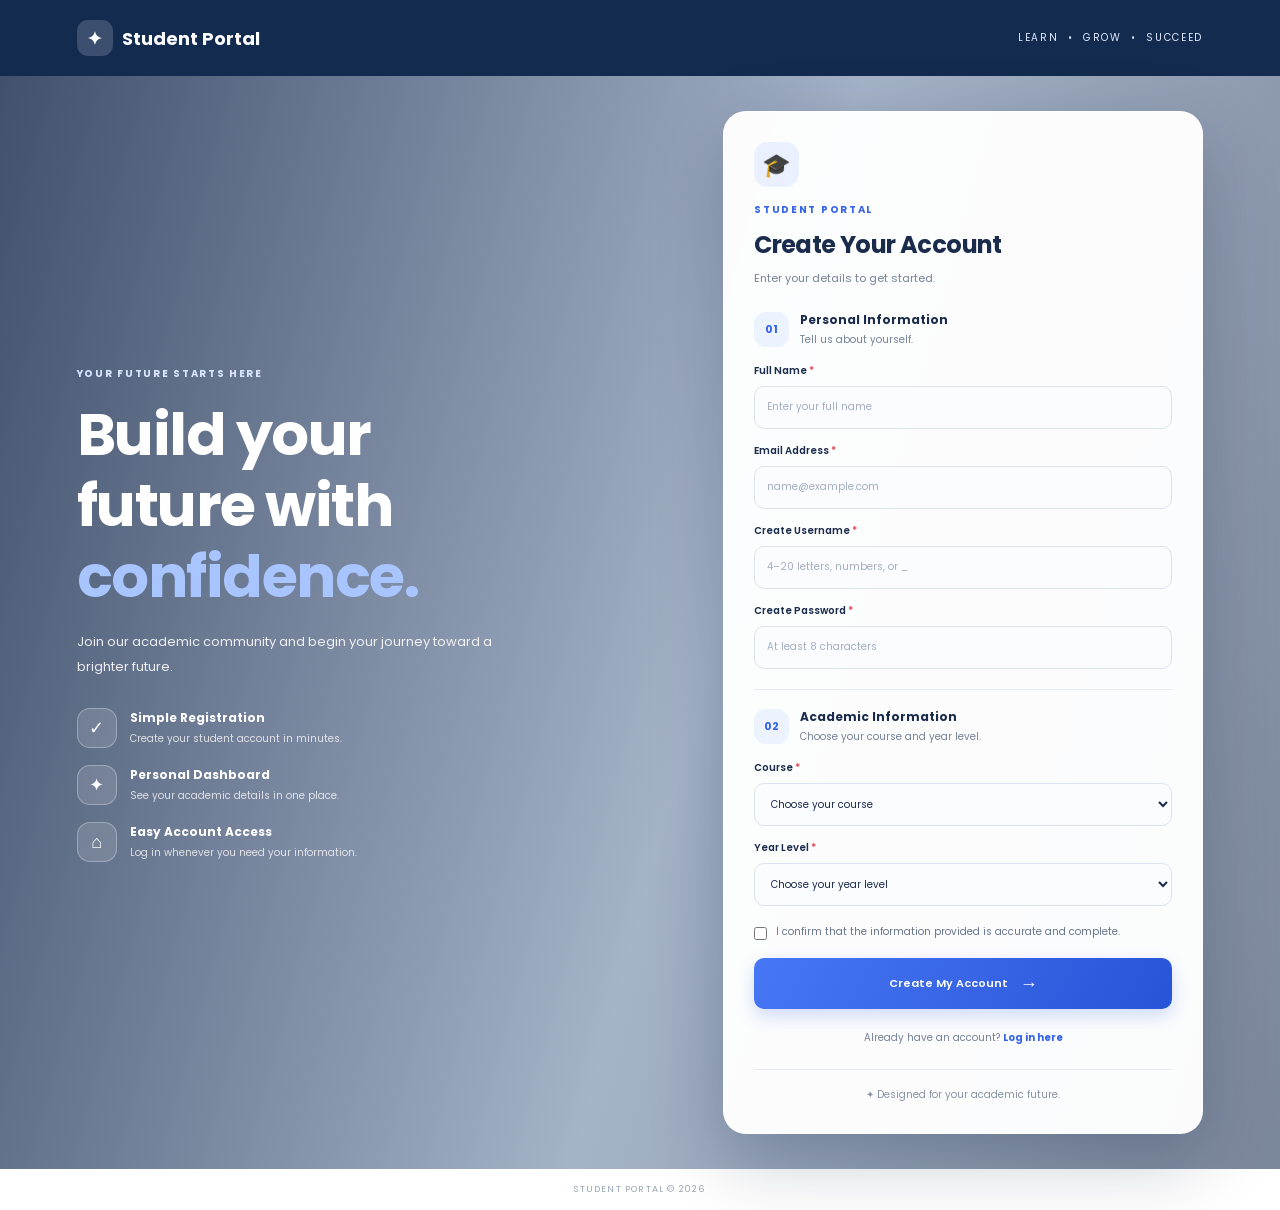
<file: index.html>
<!DOCTYPE html>
<html lang="en">
<head>
  <meta charset="UTF-8">
  <meta name="viewport" content="width=device-width, initial-scale=1.0">
  <title>Student Portal | Registration & Login</title>
  <link rel="preconnect" href="https://fonts.googleapis.com">
  <link href="https://fonts.googleapis.com/css2?family=Poppins:wght@400;500;600;700;800&display=swap" rel="stylesheet">
  <link rel="stylesheet" href="style.css">
  <script src="javascript.js" defer></script>
</head>
<body>
  <header class="topbar">
    <a href="#" class="brand"><span class="brand-icon">✦</span> Student Portal</a>
    <span class="topbar-note">LEARN&nbsp; • &nbsp;GROW&nbsp; • &nbsp;SUCCEED</span>
  </header>

  <main class="auth-layout" id="authPage">
    <section class="welcome-panel">
      <p class="eyebrow">YOUR FUTURE STARTS HERE</p>
      <h1>Build your<br>future with<br><span>confidence.</span></h1>
      <p class="welcome-copy">Join our academic community and begin your journey toward a brighter future.</p>
      <div class="feature"><span class="feature-icon">✓</span><span><strong>Simple Registration</strong><small>Create your student account in minutes.</small></span></div>
      <div class="feature"><span class="feature-icon">✦</span><span><strong>Personal Dashboard</strong><small>See your academic details in one place.</small></span></div>
      <div class="feature"><span class="feature-icon">⌂</span><span><strong>Easy Account Access</strong><small>Log in whenever you need your information.</small></span></div>
    </section>

    <section class="registration-card">
      <div class="card-icon">🎓</div>

      <div id="registerView">
        <p class="eyebrow">STUDENT PORTAL</p>
        <h2>Create Your Account</h2>
        <p class="card-description">Enter your details to get started.</p>
        <form id="registerForm">
          <div class="section-heading"><span class="step-number">01</span><div><h3>Personal Information</h3><p>Tell us about yourself.</p></div></div>
          <div class="form-group">
            <label for="fullname">Full Name <b>*</b></label>
            <input id="fullname" type="text" placeholder="Enter your full name" autocomplete="name" minlength="2" required>
          </div>
          <div class="form-group">
            <label for="email">Email Address <b>*</b></label>
            <input id="email" type="email" placeholder="name@example.com" autocomplete="email" required>
          </div>
          <div class="form-group">
            <label for="newUsername">Create Username <b>*</b></label>
            <input id="newUsername" type="text" placeholder="4–20 letters, numbers, or _" autocomplete="username" pattern="[A-Za-z0-9_]{4,20}" minlength="4" maxlength="20" required>
          </div>
          <div class="form-group">
            <label for="newPassword">Create Password <b>*</b></label>
            <input id="newPassword" type="password" placeholder="At least 8 characters" autocomplete="new-password" minlength="8" required>
          </div>

          <div class="section-heading academic-heading"><span class="step-number">02</span><div><h3>Academic Information</h3><p>Choose your course and year level.</p></div></div>
          <div class="form-group">
            <label for="course">Course <b>*</b></label>
            <select id="course" required>
              <option value="">Choose your course</option>
              <option>BSIT — Information Technology</option>
              <option>BSBA — Business Administration</option>
              <option>BSED — Secondary Education</option>
              <option>BSHM — Hospitality Management</option>
              <option>HRM — Hotel and Restaurant Management</option>
            </select>
          </div>
          <div class="form-group">
            <label for="yearLevel">Year Level <b>*</b></label>
            <select id="yearLevel" required>
              <option value="">Choose your year level</option>
              <option>1st Year</option><option>2nd Year</option>
              <option>3rd Year</option><option>4th Year</option>
            </select>
          </div>
          <label class="agreement"><input type="checkbox" id="agreement" required><span>I confirm that the information provided is accurate and complete.</span></label>
          <button type="submit" class="primary-button">Create My Account <span>→</span></button>
          <p id="registerMessage" class="message" role="status" aria-live="polite"></p>
        </form>
        <p class="switch-text">Already have an account? <button type="button" class="text-button" id="showLogin">Log in here</button></p>
      </div>

      <div id="loginView" hidden>
        <p class="eyebrow">WELCOME BACK</p>
        <h2>Login to Your Portal</h2>
        <p class="card-description">Enter the username and password you created.</p>
        <form id="loginForm">
          <div class="section-heading"><span class="step-number">01</span><div><h3>Account Login</h3><p>Your account details are private.</p></div></div>
          <div class="form-group">
            <label for="loginUsername">Username <b>*</b></label>
            <input id="loginUsername" type="text" placeholder="Enter your username" autocomplete="username" required>
          </div>
          <div class="form-group">
            <label for="loginPassword">Password <b>*</b></label>
            <input id="loginPassword" type="password" placeholder="Enter your password" autocomplete="current-password" required>
          </div>
          <button type="submit" class="primary-button">Login to Dashboard <span>→</span></button>
          <p id="loginMessage" class="message" role="status" aria-live="polite"></p>
        </form>
        <p class="switch-text">New to the portal? <button type="button" class="text-button" id="showRegister">Create an account</button></p>
      </div>

      <footer class="form-footer">✦ Designed for your academic future.</footer>
    </section>
  </main>

  <main id="dashboardPage" hidden>
    <aside class="sidebar">
      <a href="#" class="brand sidebar-brand"><span class="brand-icon">✦</span> Student Portal</a>
      <p class="sidebar-label">MAIN MENU</p>
      <button class="nav-item active" data-view="overview">⌂ &nbsp; Dashboard</button>
      <button class="nav-item" data-view="profile">♙ &nbsp; My Profile</button>
      <button class="nav-item" data-view="course">▤ &nbsp; My Course</button>
      <button class="nav-item" data-view="enrollment">✓ &nbsp; Enrollment</button>
      <div class="sidebar-bottom"><p>Keep learning.</p><small>Your future is full of possibilities.</small><button id="logoutBtn" class="logout-button">↩ &nbsp; Logout</button></div>
    </aside>

    <section class="dashboard-main">
      <header class="dashboard-topbar">
        <div><p class="eyebrow">STUDENT SPACE</p><h2 id="pageHeading">Dashboard</h2></div>
        <div class="user-chip"><div class="avatar" id="avatar">S</div><div><strong id="topbarName">Student</strong><small>Student Account</small></div></div>
      </header>

      <div class="dashboard-content">
        <section class="hero-banner">
          <div><span class="welcome-tag">WELCOME ABOARD!</span><h1>Welcome, <span id="welcomeName">Student</span>! 👋</h1><p>Your academic journey begins here. Keep learning and growing.</p></div>
          <div class="hero-decoration">🎓</div>
        </section>

        <section class="stats-grid" id="statsGrid">
          <article class="stat-card blue-stat"><div class="stat-icon">▤</div><p>My Course</p><h3 id="statCourse">—</h3><small>Selected academic program</small></article>
          <article class="stat-card purple-stat"><div class="stat-icon">♙</div><p>Year Level</p><h3 id="statYear">—</h3><small>Academic year</small></article>
          <article class="stat-card green-stat"><div class="stat-icon">✓</div><p>Account Status</p><h3>Active</h3><small>Account created successfully</small></article>
        </section>

        <section class="dashboard-grid" id="detailGrid">
          <article class="content-card information-card">
            <div class="card-title"><div><span class="eyebrow">PERSONAL DETAILS</span><h3>Student Information</h3></div><span class="title-icon">♙</span></div>
            <div class="detail-row"><span>Full Name</span><strong id="detailName">—</strong></div>
            <div class="detail-row"><span>Email Address</span><strong id="detailEmail">—</strong></div>
            <div class="detail-row"><span>Username</span><strong id="detailUsername">—</strong></div>
            <div class="detail-row"><span>Student ID</span><strong id="detailId">—</strong></div>
            <div class="detail-row"><span>Course</span><strong id="detailCourse">—</strong></div>
            <div class="detail-row"><span>Year Level</span><strong id="detailYear">—</strong></div>
            <div class="detail-row"><span>Account Created</span><strong id="detailDate">—</strong></div>
          </article>
          <article class="content-card quick-card">
            <div class="card-title"><div><span class="eyebrow">EXPLORE</span><h3>Quick Links</h3></div><span class="title-icon">✦</span></div>
            <button class="quick-link" data-view="profile"><span class="quick-icon">♙</span><span><strong>My Profile</strong><small>View your personal details</small></span><span>→</span></button>
            <button class="quick-link" data-view="course"><span class="quick-icon">▤</span><span><strong>My Course</strong><small>View your selected program</small></span><span>→</span></button>
            <button class="quick-link" data-view="enrollment"><span class="quick-icon">✓</span><span><strong>Enrollment Records</strong><small>View your account information</small></span><span>→</span></button>
          </article>
        </section>

        <section class="content-card secondary-panel" id="secondaryPanel">
          <div class="card-title"><div><span class="eyebrow">YOUR NEXT STEP</span><h3>Keep Moving Forward</h3></div><span class="title-icon">✧</span></div>
          <p>Your account has been created. Contact your school for official enrollment requirements and next steps.</p>
          <div class="success-note"><span>✓</span><div><strong>Account Created Successfully</strong><small>Your information is available in this dashboard.</small></div></div>
        </section>
        <footer class="dashboard-footer">Student Portal © <span id="dashboardYear"></span><span>Learn today. Lead tomorrow.</span></footer>
      </div>
    </section>
  </main>

  <footer class="page-footer" id="authFooter">STUDENT PORTAL © <span id="year"></span></footer>
</body>
</html>
</file>
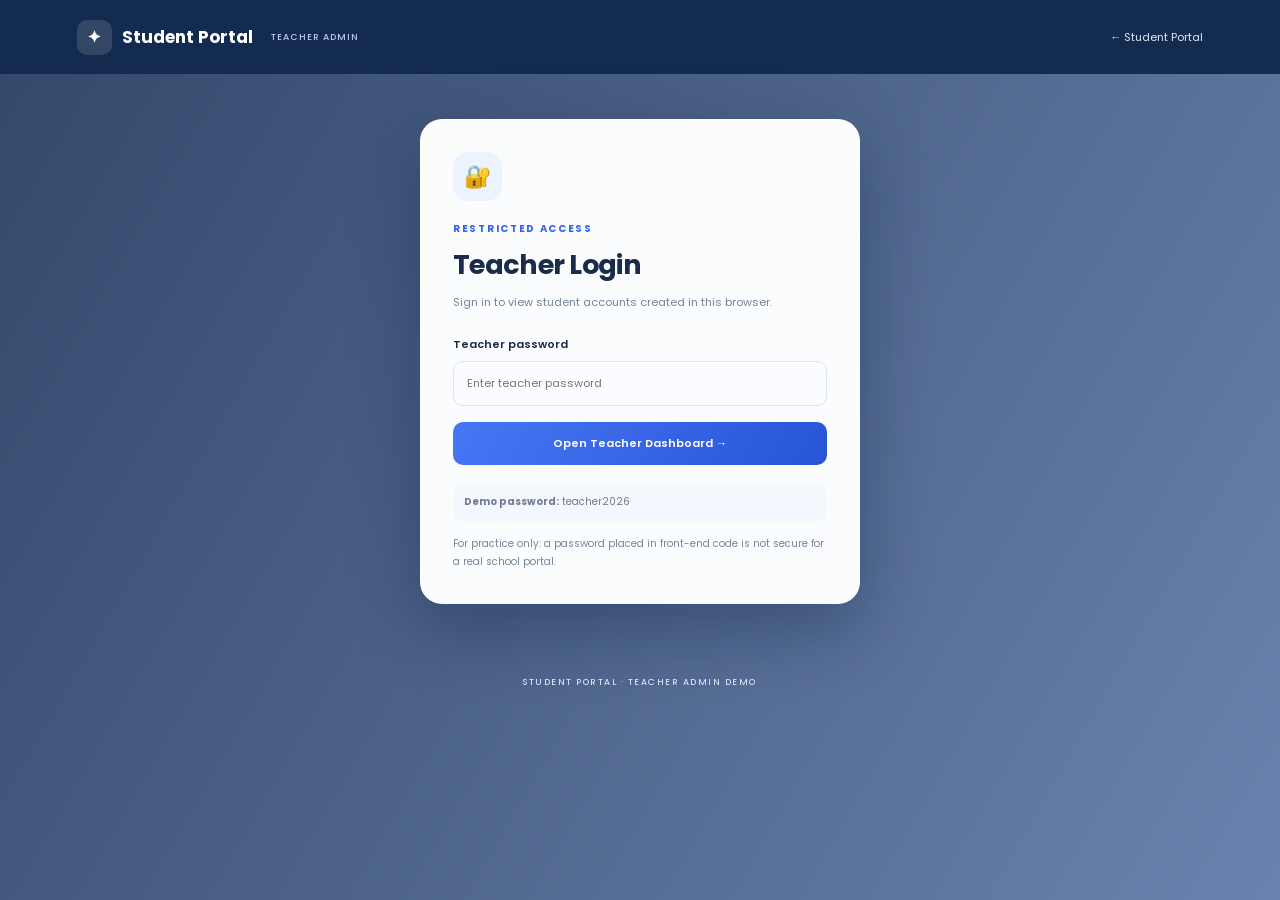
<file: teacher.html>
<!DOCTYPE html>
<html lang="en">
<head>
  <meta charset="UTF-8">
  <meta name="viewport" content="width=device-width, initial-scale=1.0">
  <title>Teacher Portal | Student Accounts</title>
  <link rel="preconnect" href="https://fonts.googleapis.com">
  <link href="https://fonts.googleapis.com/css2?family=Poppins:wght@400;500;600;700;800&display=swap" rel="stylesheet">
  <link rel="stylesheet" href="teacher.css">
  <script src="teacher.js" defer></script>
</head>
<body>
  <header class="teacher-topbar">
    <a href="index.html" class="teacher-brand"><span>✦</span> Student Portal <small>TEACHER ADMIN</small></a>
    <a class="back-link" href="index.html">← Student Portal</a>
  </header>

  <main class="teacher-wrap">
    <section class="teacher-login-card" id="teacherLoginPanel">
      <div class="teacher-symbol">🔐</div>
      <p class="eyebrow">RESTRICTED ACCESS</p>
      <h1>Teacher Login</h1>
      <p class="intro">Sign in to view student accounts created in this browser.</p>
      <form id="teacherLoginForm">
        <label for="teacherPassword">Teacher password</label>
        <input id="teacherPassword" type="password" placeholder="Enter teacher password" required autocomplete="current-password">
        <button class="teacher-button" type="submit">Open Teacher Dashboard →</button>
        <p id="teacherLoginMessage" class="notice" role="status" aria-live="polite"></p>
      </form>
      <p class="demo-note"><strong>Demo password:</strong> teacher2026</p>
      <p class="security-note">For practice only: a password placed in front-end code is not secure for a real school portal.</p>
    </section>

    <section id="teacherDashboard" hidden>
      <div class="dashboard-heading">
        <div><p class="eyebrow">TEACHER CONTROL PANEL</p><h1>Student Accounts</h1><p class="intro">Accounts registered on this browser are listed below.</p></div>
        <button id="teacherLogout" class="logout-button">Log out</button>
      </div>

      <div class="teacher-stats">
        <article><span class="stat-icon">♙</span><p>Total student accounts</p><h2 id="totalStudents">0</h2></article>
        <article><span class="stat-icon">✓</span><p>Active students</p><h2 id="activeStudents">0</h2></article>
        <article><span class="stat-icon">↘</span><p>Dropped students</p><h2 id="droppedStudents">0</h2></article>
      </div>

      <section class="student-list-card">
        <div class="list-heading">
          <div><h2>Registered Students</h2><p>Student records saved by the registration page.</p></div>
          <button id="refreshStudents" class="refresh-button">↻ Refresh list</button>
        </div>
        <div class="search-row">
          <label for="studentSearch">Search students</label>
          <input id="studentSearch" type="search" placeholder="Search by name, username, email, course, status, or student ID">
        </div>
        <div class="table-wrap">
          <table>
            <thead><tr><th>Student ID</th><th>Full Name</th><th>Username</th><th>Email</th><th>Course</th><th>Year Level</th><th>Status</th><th>Date Created</th><th>Actions</th></tr></thead>
            <tbody id="studentRows"><tr><td colspan="9" class="empty-state">No student accounts found yet.</td></tr></tbody>
          </table>
        </div>
        <p id="listMessage" class="list-message" aria-live="polite"></p>
        <p class="security-note">“Mark Dropped” keeps the record for reference. “Delete” permanently removes it from this browser’s demo records. Always confirm before deleting.</p>
      </section>
      <p class="security-note bottom-note">Privacy reminder: this demo only reads accounts saved in the same browser and website origin. It cannot see students who registered on another device or browser.</p>
    </section>
  </main>
  <footer class="teacher-footer">STUDENT PORTAL · TEACHER ADMIN DEMO</footer>
</body>
</html>
</file>
<file: style.css>
/* ORIGINAL ELEGANT CAMPUS DESIGN */
:root{--primary:#3563e9;--primary-dark:#2148bf;--text:#1b2b4b;--muted:#75829a;--white:#fff;--border:#e5eaf3}
*{margin:0;padding:0;box-sizing:border-box}
body{font-family:"Poppins",sans-serif;color:var(--text);background:#f4f7fc}
button,input,select{font:inherit}button{cursor:pointer}[hidden]{display:none!important}
.brand{display:inline-flex;align-items:center;gap:9px;color:white;text-decoration:none;font-size:18px;font-weight:700}
.brand-icon{display:grid;place-items:center;width:36px;height:36px;border-radius:11px;background:rgba(255,255,255,.17)}
.topbar{min-height:76px;padding:15px 6%;display:flex;align-items:center;justify-content:space-between;gap:15px;background:#142b50;color:white}
.topbar-note{font-size:10px;letter-spacing:1.7px;color:#e1eaff}
.auth-layout{min-height:calc(100vh - 125px);padding:35px 6%;display:grid;grid-template-columns:minmax(0,1fr) minmax(360px,480px);align-items:center;gap:55px;background:linear-gradient(105deg,rgba(9,28,62,.76),rgba(19,53,106,.35) 55%,rgba(12,32,67,.52)),url("https://images.unsplash.com/photo-1562774053-7f5ab0d6aa17?auto=format&fit=crop&w=2000&q=85") center/cover}
.welcome-panel{color:white;max-width:540px}.eyebrow{color:var(--primary);font-size:10px;font-weight:700;letter-spacing:1.7px;margin-bottom:9px}
.welcome-panel .eyebrow{color:#dce7ff}.welcome-panel h1{font-size:clamp(38px,4.6vw,61px);line-height:1.2;letter-spacing:-1.5px;margin:18px 0}.welcome-panel h1 span{color:#a9c5ff}
.welcome-copy{max-width:420px;color:rgba(255,255,255,.88);font-size:13px;line-height:1.9;margin-bottom:28px}
.feature{display:flex;align-items:center;gap:13px;margin:17px 0}.feature-icon{width:40px;height:40px;flex-shrink:0;display:grid;place-items:center;border:1px solid rgba(255,255,255,.3);background:rgba(255,255,255,.12);border-radius:13px;font-size:18px}
.feature strong,.feature small{display:block}.feature strong{font-size:12px}.feature small{margin-top:4px;color:rgba(255,255,255,.77);font-size:10px}
.registration-card{width:100%;padding:30px;background:rgba(255,255,255,.97);border:1px solid rgba(255,255,255,.7);border-radius:23px;box-shadow:0 25px 75px rgba(5,20,50,.24)}
.card-icon{width:45px;height:45px;display:grid;place-items:center;background:#eaf0ff;border-radius:14px;font-size:23px;margin-bottom:15px}
.registration-card h2{font-size:24px;letter-spacing:-.6px}.card-description{font-size:11px;color:var(--muted);margin-top:7px;line-height:1.8}
.section-heading{display:flex;align-items:center;gap:11px;margin:22px 0 15px}.step-number{display:grid;place-items:center;flex-shrink:0;width:35px;height:35px;border-radius:12px;color:var(--primary);background:#edf2ff;font-size:11px;font-weight:700}
.section-heading h3{font-size:12px}.section-heading p{font-size:10px;color:var(--muted);margin-top:3px}.academic-heading{border-top:1px solid var(--border);padding-top:18px;margin-top:20px}
.form-group{margin-bottom:14px}.form-group label{display:block;font-size:10px;font-weight:600;margin-bottom:7px}.form-group label b{color:#e45467}
.form-group input,.form-group select{width:100%;height:43px;padding:0 12px;border:1px solid #dce3ef;border-radius:10px;background:#fbfcff;color:var(--text);outline:none;font-size:10px;transition:border .2s,box-shadow .2s}
.form-group input:focus,.form-group select:focus{border-color:var(--primary);box-shadow:0 0 0 3px rgba(53,99,233,.12)}.form-group input::placeholder{color:#a3aec1}
.agreement{display:flex;align-items:flex-start;gap:9px;color:#68758c;font-size:10px;line-height:1.8;margin:17px 0;cursor:pointer}.agreement input{accent-color:var(--primary);margin-top:4px;flex-shrink:0}
.primary-button{display:flex;align-items:center;justify-content:center;gap:12px;width:100%;min-height:47px;padding:12px;border:0;border-radius:10px;color:white;background:linear-gradient(120deg,#4777f4,#2854d7);font-size:11px;font-weight:600;box-shadow:0 7px 18px rgba(53,99,233,.22);transition:transform .2s,box-shadow .2s}
.primary-button:hover{transform:translateY(-2px);box-shadow:0 10px 25px rgba(53,99,233,.3)}.primary-button:disabled{opacity:.65;cursor:wait;transform:none}
.primary-button span{font-size:18px}.message{font-size:10px;line-height:1.7;margin-top:11px}.message.error{color:#d44356}.message.success{color:#148456}
.switch-text{text-align:center;margin-top:19px;color:var(--muted);font-size:10px;line-height:1.9}.text-button{border:0;background:none;color:var(--primary);font-size:10px;font-weight:700}.text-button:hover{text-decoration:underline}
.form-footer{border-top:1px solid var(--border);margin-top:22px;padding-top:17px;text-align:center;color:#8993a5;font-size:10px}
.page-footer{padding:14px;text-align:center;color:#9aa5b7;background:#fff;font-size:9px;letter-spacing:1.2px}
/* DASHBOARD */
#dashboardPage{min-height:100vh;display:grid;grid-template-columns:245px minmax(0,1fr);background:#f5f7fc}
.sidebar{display:flex;flex-direction:column;padding:28px 18px;background:linear-gradient(170deg,#142c51,#0e1d36);color:white}.sidebar-brand{font-size:16px;margin-bottom:42px}.sidebar-label{color:#94a6c2;font-size:9px;font-weight:600;letter-spacing:1.5px;margin:0 0 14px 10px}
.nav-item{display:flex;align-items:center;width:100%;border:0;border-radius:10px;background:transparent;color:#c6d1e3;text-align:left;padding:12px 13px;margin-bottom:7px;font-size:11px}.nav-item:hover,.nav-item.active{color:white;background:#3563e9}
.sidebar-bottom{margin-top:auto;border-top:1px solid rgba(255,255,255,.14);padding:21px 5px 0}.sidebar-bottom p{font-size:12px;font-weight:600}.sidebar-bottom small{display:block;color:#aab9d0;font-size:10px;line-height:1.8;margin:7px 0 15px}.logout-button{width:100%;padding:10px;border:1px solid rgba(255,255,255,.2);border-radius:9px;color:white;background:rgba(255,255,255,.06);font-size:10px}
.dashboard-main{min-width:0}.dashboard-topbar{min-height:88px;padding:18px 4%;display:flex;align-items:center;justify-content:space-between;gap:15px;background:white;border-bottom:1px solid var(--border)}.dashboard-topbar .eyebrow{margin-bottom:4px}.dashboard-topbar h2{font-size:21px}
.user-chip{display:flex;align-items:center;gap:10px}.avatar{display:grid;place-items:center;width:40px;height:40px;border-radius:50%;color:white;background:linear-gradient(135deg,#608aff,#3563e9);font-weight:700}.user-chip strong,.user-chip small{display:block}.user-chip strong{font-size:11px;overflow-wrap:anywhere}.user-chip small{font-size:9px;color:var(--muted);margin-top:3px}
.dashboard-content{max-width:1450px;margin:auto;padding:27px 4%}.hero-banner{display:flex;justify-content:space-between;align-items:center;gap:20px;padding:29px;border-radius:18px;color:white;background:linear-gradient(110deg,#2149ad,#5a83ed);box-shadow:0 10px 25px rgba(48,83,178,.12)}.welcome-tag{display:inline-block;color:#dce7ff;font-size:10px;font-weight:700;letter-spacing:1.6px}.hero-banner h1{font-size:clamp(22px,3vw,30px);margin:9px 0;overflow-wrap:anywhere}.hero-banner p{color:#e6edff;font-size:11px;line-height:1.8}.hero-decoration{font-size:57px}
.stats-grid{display:grid;grid-template-columns:repeat(3,minmax(0,1fr));gap:15px;margin-top:20px}.stat-card{min-width:0;padding:20px;border:1px solid var(--border);border-radius:15px;background:white}.stat-icon{display:grid;place-items:center;width:37px;height:37px;border-radius:11px;font-size:19px;margin-bottom:12px}.blue-stat .stat-icon{background:#e8efff;color:#3563e9}.purple-stat .stat-icon{background:#f0eaff;color:#8755db}.green-stat .stat-icon{background:#e4f7ee;color:#19996a}.stat-card p{font-size:10px;color:var(--muted)}.stat-card h3{margin-top:6px;font-size:13px;overflow-wrap:anywhere}.stat-card small{display:block;margin-top:5px;color:#96a0b1;font-size:9px;line-height:1.6}
.dashboard-grid{display:grid;grid-template-columns:minmax(0,1.15fr) minmax(0,.85fr);gap:17px;margin-top:20px}.content-card{min-width:0;padding:22px;background:white;border:1px solid var(--border);border-radius:15px}.card-title{display:flex;align-items:center;justify-content:space-between;gap:10px;padding-bottom:16px;border-bottom:1px solid var(--border);margin-bottom:4px}.card-title h3{margin-top:5px;font-size:15px}.title-icon{display:grid;place-items:center;width:38px;height:38px;border-radius:12px;background:#edf2ff;color:var(--primary);font-size:20px}
.detail-row{display:flex;justify-content:space-between;align-items:flex-start;gap:14px;padding:13px 0;border-bottom:1px solid #f0f2f7;font-size:10px}.detail-row:last-child{border-bottom:0}.detail-row>span{color:var(--muted);flex-shrink:0}.detail-row strong{max-width:66%;text-align:right;overflow-wrap:anywhere;font-weight:600}
.quick-link{display:flex;align-items:center;gap:11px;width:100%;padding:14px 0;border:0;border-bottom:1px solid #f0f2f7;text-align:left;background:white;color:var(--text)}.quick-link:last-child{border-bottom:0}.quick-link>span:nth-child(2){flex:1;min-width:0}.quick-icon{display:grid;place-items:center;width:37px;height:37px;flex-shrink:0;border-radius:11px;background:#eef3ff;color:var(--primary);font-size:17px}.quick-link strong,.quick-link small{display:block}.quick-link strong{font-size:10px}.quick-link small{margin-top:4px;color:var(--muted);font-size:9px;line-height:1.5}.quick-link:hover strong{color:var(--primary)}
.secondary-panel{margin-top:19px}.secondary-panel>p{color:var(--muted);font-size:11px;line-height:1.9;margin:16px 0}.success-note{display:flex;align-items:center;gap:11px;padding:14px;border-radius:11px;background:#effaf4;color:#168454}.success-note>span{display:grid;place-items:center;width:33px;height:33px;flex-shrink:0;border-radius:50%;background:#d6f3e2}.success-note strong,.success-note small{display:block}.success-note strong{font-size:11px}.success-note small{margin-top:4px;font-size:9px;line-height:1.6}.dashboard-footer{display:flex;justify-content:space-between;gap:12px;margin-top:25px;color:#8a96aa;font-size:9px}
@media(max-width:950px){.auth-layout{grid-template-columns:1fr;gap:18px;max-width:none;padding:28px 5%;background-attachment:scroll}.welcome-panel{max-width:600px}.welcome-panel h1{font-size:40px}.registration-card{max-width:540px;width:100%;justify-self:center}#dashboardPage{grid-template-columns:1fr}.sidebar{padding:15px;display:block}.sidebar-brand{margin-bottom:18px}.sidebar-label,.sidebar-bottom{display:none}.nav-item{display:inline-flex;width:auto;margin:0 3px 4px 0;padding:10px}.dashboard-content{padding:20px 4%}}
@media(max-width:620px){.topbar{padding:13px 5%}.topbar-note{font-size:8px;letter-spacing:.5px}.registration-card{padding:23px 19px;border-radius:19px}.registration-card h2{font-size:21px}.stats-grid{grid-template-columns:1fr}.stat-card{padding:16px}.stat-icon{margin-bottom:8px}.dashboard-grid{grid-template-columns:1fr}.hero-banner{padding:22px 18px}.hero-decoration{font-size:39px}.dashboard-topbar{padding:16px 4%}.dashboard-topbar h2{font-size:18px}.user-chip{gap:7px;max-width:48%}.avatar{width:35px;height:35px}.content-card{padding:18px}.detail-row{font-size:10px}.dashboard-footer{flex-direction:column}}
</file>
<file: teacher.css>
*{box-sizing:border-box;margin:0;padding:0}
:root{--blue:#3563e9;--navy:#142b50;--text:#1b2b4b;--muted:#75829a;--border:#e4eaf3}
body{font-family:"Poppins",sans-serif;color:var(--text);min-height:100vh;background:linear-gradient(120deg,rgba(15,39,79,.85),rgba(35,71,135,.68)),url("https://images.unsplash.com/photo-1562774053-7f5ab0d6aa17?auto=format&fit=crop&w=2000&q=85") center/cover fixed}
[hidden]{display:none!important}button,input{font:inherit}
.teacher-topbar{height:74px;padding:14px 6%;display:flex;align-items:center;justify-content:space-between;gap:15px;background:var(--navy);color:#fff}
.teacher-brand{display:flex;align-items:center;gap:10px;color:white;text-decoration:none;font-size:17px;font-weight:700}.teacher-brand>span{display:grid;place-items:center;width:35px;height:35px;background:#ffffff20;border-radius:10px}.teacher-brand small{font-size:9px;font-weight:500;letter-spacing:1px;color:#bdccef;margin-left:8px}.back-link{font-size:11px;color:#dce6fb;text-decoration:none}
.teacher-wrap{width:min(1200px,92%);margin:42px auto 55px}
.teacher-login-card{max-width:440px;margin:5vh auto;padding:32px;border:1px solid #ffffffaa;border-radius:22px;background:#fffffffa;box-shadow:0 25px 70px #071a3b55}
.teacher-symbol{display:grid;place-items:center;width:49px;height:49px;border-radius:15px;background:#edf2ff;font-size:22px;margin-bottom:20px}
.eyebrow{font-size:10px;letter-spacing:1.7px;color:var(--blue);font-weight:700;margin-bottom:8px}
h1{font-size:27px;letter-spacing:-.7px}.intro{font-size:11px;line-height:1.8;color:var(--muted);margin:8px 0 23px}
.teacher-login-card label,.search-row label{display:block;font-size:11px;font-weight:600;margin-bottom:8px}
.teacher-login-card input,.search-row input{width:100%;height:45px;border:1px solid #dce3ef;border-radius:10px;padding:0 13px;outline:none;background:#fbfcff;font-size:11px;color:var(--text)}
.teacher-login-card input:focus,.search-row input:focus{border-color:var(--blue);box-shadow:0 0 0 3px #3563e91a}
.teacher-button{width:100%;margin-top:16px;padding:13px;border:0;border-radius:10px;background:linear-gradient(120deg,#4777f4,#2854d7);color:white;font-size:11px;font-weight:600}
.notice{font-size:11px;margin-top:12px;color:#c43b50;line-height:1.7}.demo-note{margin-top:18px;font-size:10px;color:#6f7c92;background:#f4f7fd;border-radius:9px;padding:11px}.security-note{font-size:10px;line-height:1.8;color:#78859a;margin-top:14px}
.dashboard-heading{display:flex;align-items:center;justify-content:space-between;gap:20px;padding:27px 30px;border-radius:18px;background:#fffffffa;box-shadow:0 12px 35px #071a3b22}.dashboard-heading h1{font-size:29px}.dashboard-heading .intro{margin-bottom:0}
.logout-button,.refresh-button{padding:11px 15px;border:1px solid #dbe3f1;border-radius:9px;background:white;color:var(--text);font-size:10px;font-weight:600}.logout-button:hover,.refresh-button:hover{border-color:var(--blue);color:var(--blue)}
.teacher-stats{display:grid;grid-template-columns:repeat(2,minmax(0,1fr));gap:17px;margin:18px 0}.teacher-stats article{padding:22px;border-radius:15px;background:#fffffffa;box-shadow:0 10px 28px #071a3b18}.stat-icon{display:grid;place-items:center;width:38px;height:38px;border-radius:12px;background:#edf2ff;color:var(--blue);font-size:19px}.teacher-stats p{margin-top:12px;color:var(--muted);font-size:11px}.teacher-stats h2{font-size:23px;margin-top:4px}
.student-list-card{padding:25px;border-radius:17px;background:#fffffffa;box-shadow:0 12px 35px #071a3b22}.list-heading{display:flex;align-items:center;justify-content:space-between;gap:15px;margin-bottom:20px}.list-heading h2{font-size:18px}.list-heading p{font-size:10px;color:var(--muted);margin-top:5px}.search-row{max-width:480px;margin-bottom:18px}
.table-wrap{overflow-x:auto;border:1px solid var(--border);border-radius:11px}table{width:100%;border-collapse:collapse;min-width:900px;text-align:left}thead{background:#f3f6fc}th{font-size:10px;color:#52617a;font-weight:700;padding:14px 13px;white-space:nowrap}td{font-size:10px;padding:14px 13px;border-top:1px solid #edf0f6;white-space:nowrap}tbody tr:hover{background:#f8faff}.empty-state{text-align:center;color:var(--muted);padding:27px}.list-message{margin-top:13px;color:var(--muted);font-size:10px}.bottom-note{color:#fff;background:#10284fbb;border-radius:10px;padding:12px 15px}.teacher-footer{text-align:center;padding:17px;color:#edf3ff;font-size:9px;letter-spacing:1.5px}
@media(max-width:700px){.teacher-topbar{padding:13px 4%}.teacher-brand{font-size:14px}.teacher-brand small{display:none}.teacher-wrap{margin-top:23px}.teacher-login-card{padding:24px}.dashboard-heading{align-items:flex-start;padding:22px;flex-direction:column}.dashboard-heading h1{font-size:24px}.teacher-stats{grid-template-columns:1fr}.student-list-card{padding:17px}.list-heading{align-items:flex-start;flex-direction:column}.search-row{max-width:none}}

/* Student status and teacher actions */
.teacher-stats{grid-template-columns:repeat(3,minmax(0,1fr))}
.status-pill{display:inline-block;padding:5px 9px;border-radius:999px;font-size:9px;font-weight:700;background:#e6f7ed;color:#187746}
.status-pill.dropped{background:#fff0dc;color:#9b5a08}
.action-cell{display:flex;align-items:center;gap:7px}
.action-button{border:0;border-radius:7px;padding:8px 9px;font-size:9px;font-weight:600;cursor:pointer;white-space:nowrap}
.drop-button{background:#fff0dc;color:#925400}
.restore-button{background:#e6f7ed;color:#187746}
.delete-button{background:#ffebeb;color:#b42323}
.action-button:hover{filter:brightness(.96)}
@media(max-width:700px){.teacher-stats{grid-template-columns:1fr}}
</file>
